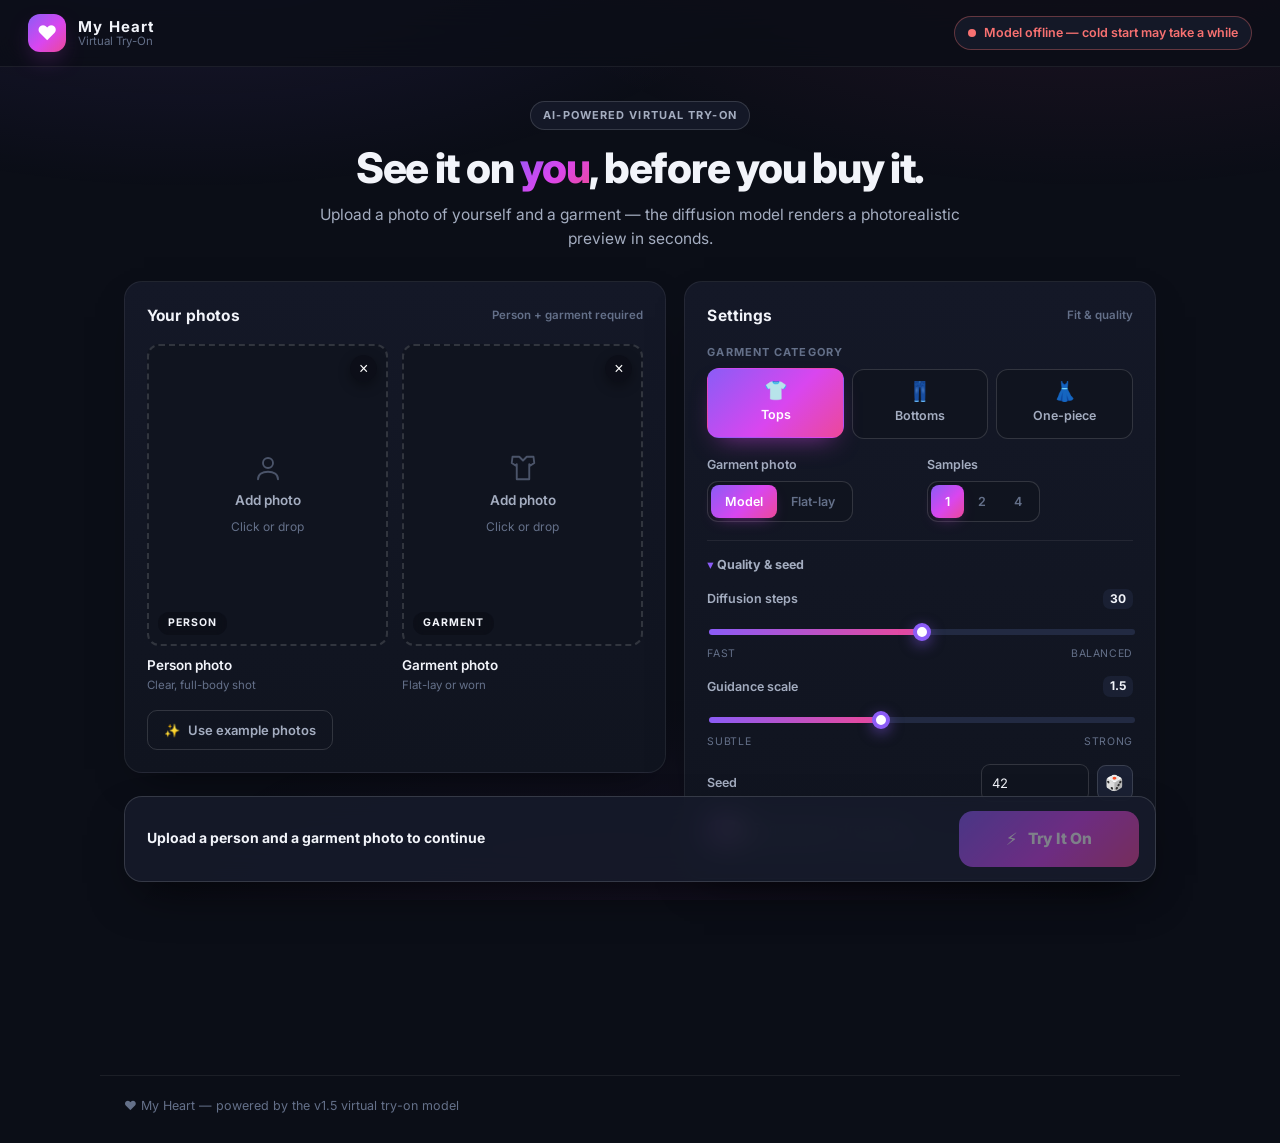
<file: hf-space-gateway/index.html>
<!DOCTYPE html>
<html lang="en">
<head>
  <meta charset="UTF-8">
  <meta name="viewport" content="width=device-width, initial-scale=1.0">
  <title>My Heart — Virtual Try-On</title>
  <meta name="description" content="My Heart — virtual try-on. Upload a person photo and a garment, see a photorealistic result.">
  <link rel="icon" href="data:image/svg+xml,<svg xmlns='http://www.w3.org/2000/svg' viewBox='0 0 100 100'><text y='.9em' font-size='90'>👗</text></svg>">
  <link rel="preconnect" href="https://fonts.googleapis.com">
  <link rel="preconnect" href="https://fonts.gstatic.com" crossorigin>
  <link href="https://fonts.googleapis.com/css2?family=Inter:wght@400;500;600;700;800&display=swap" rel="stylesheet">
  <link rel="stylesheet" href="styles.css?v=4">
</head>
<body>
  <div class="bg-glow" aria-hidden="true"></div>

  <header class="topbar">
    <a class="brand" href="/">
      <span class="brand-mark" aria-hidden="true">♥</span>
      <span class="brand-text">
        <strong>My Heart</strong>
        <span>Virtual Try-On</span>
      </span>
    </a>
    <div class="topbar-right">
      <div id="status-chip" class="chip chip-loading">
        <span class="dot" aria-hidden="true"></span>
        <span id="status-text">Connecting…</span>
      </div>
    </div>
  </header>

  <main class="page">
    <section class="hero">
      <span class="hero-badge">AI-powered virtual try-on</span>
      <h1>See it on <em>you</em>, before you buy it.</h1>
      <p>Upload a photo of yourself and a garment — the diffusion model renders a
      photorealistic preview in seconds.</p>
    </section>

    <section class="studio">
      <!-- Inputs -->
      <div class="card inputs-card">
        <div class="card-head">
          <h2>Your photos</h2>
          <span class="card-hint" id="input-hint">Person + garment required</span>
        </div>
        <div class="upload-grid">
          <div class="upload-tile" id="person-zone" tabindex="0" role="button" aria-label="Upload person photo">
            <input type="file" id="person-input" accept="image/*" hidden>
            <div class="upload-slot">
              <div class="zone-placeholder" id="person-placeholder">
                <svg viewBox="0 0 24 24" width="30" height="30" fill="none" stroke="currentColor" stroke-width="1.5" stroke-linecap="round" stroke-linejoin="round" aria-hidden="true">
                  <circle cx="12" cy="8" r="4"></circle>
                  <path d="M4 21c0-4 3.6-6 8-6s8 2 8 6"></path>
                </svg>
                <strong>Add photo</strong>
                <span>Click or drop</span>
              </div>
              <img id="person-preview" class="zone-preview" alt="Person preview" hidden>
              <button class="zone-remove" id="person-remove" hidden title="Remove photo" aria-label="Remove person photo">&times;</button>
              <span class="zone-tag">Person</span>
            </div>
            <div class="upload-caption">
              <span>Person photo</span>
              <small>Clear, full-body shot</small>
            </div>
          </div>

          <div class="upload-tile" id="garment-zone" tabindex="0" role="button" aria-label="Upload garment photo">
            <input type="file" id="garment-input" accept="image/*" hidden>
            <div class="upload-slot">
              <div class="zone-placeholder" id="garment-placeholder">
                <svg viewBox="0 0 24 24" width="30" height="30" fill="none" stroke="currentColor" stroke-width="1.5" stroke-linecap="round" stroke-linejoin="round" aria-hidden="true">
                  <path d="M20.4 3H15l-3 3-3-3H3.6L3 8l3 2 1-1v12h10V9l1 1 3-2-.6-5z"></path>
                </svg>
                <strong>Add photo</strong>
                <span>Click or drop</span>
              </div>
              <img id="garment-preview" class="zone-preview" alt="Garment preview" hidden>
              <button class="zone-remove" id="garment-remove" hidden title="Remove photo" aria-label="Remove garment photo">&times;</button>
              <span class="zone-tag">Garment</span>
            </div>
            <div class="upload-caption">
              <span>Garment photo</span>
              <small>Flat-lay or worn</small>
            </div>
          </div>
        </div>
        <button class="ghost-btn" id="load-example" type="button">
          <span aria-hidden="true">✨</span> Use example photos
        </button>
      </div>

      <!-- Settings -->
      <div class="card settings-card">
        <div class="card-head">
          <h2>Settings</h2>
          <span class="card-hint">Fit & quality</span>
        </div>

        <label class="field-label" for="category-pills">Garment category</label>
        <div class="pills" id="category-pills">
          <button class="pill active" data-value="tops" type="button">
            <span class="pill-emoji" aria-hidden="true">👕</span>
            <span>Tops</span>
          </button>
          <button class="pill" data-value="bottoms" type="button">
            <span class="pill-emoji" aria-hidden="true">👖</span>
            <span>Bottoms</span>
          </button>
          <button class="pill" data-value="one-pieces" type="button">
            <span class="pill-emoji" aria-hidden="true">👗</span>
            <span>One-piece</span>
          </button>
        </div>

        <div class="opt-grid">
          <div class="opt-col">
            <label class="opt-label" for="photo-type-seg">Garment photo</label>
            <div class="seg" id="photo-type-seg">
              <button class="seg-btn active" data-value="model" type="button">Model</button>
              <button class="seg-btn" data-value="flat-lay" type="button">Flat-lay</button>
            </div>
          </div>
          <div class="opt-col">
            <label class="opt-label" for="samples-seg">Samples</label>
            <div class="seg" id="samples-seg">
              <button class="seg-btn active" data-value="1" type="button">1</button>
              <button class="seg-btn" data-value="2" type="button">2</button>
              <button class="seg-btn" data-value="4" type="button">4</button>
            </div>
          </div>
        </div>

        <details class="advanced" open>
          <summary>Quality & seed</summary>

          <div class="opt-slider">
            <label class="opt-label" for="steps-range">Diffusion steps <output id="steps-out" for="steps-range">30</output></label>
            <input type="range" id="steps-range" min="10" max="30" step="1" value="20">
            <div class="range-hints"><span>Fast</span><span>Balanced</span></div>
          </div>

          <div class="opt-slider">
            <label class="opt-label" for="guidance-range">Guidance scale <output id="guidance-out" for="guidance-range">1.5</output></label>
            <input type="range" id="guidance-range" min="0.5" max="3" step="0.1" value="1.5">
            <div class="range-hints"><span>Subtle</span><span>Strong</span></div>
          </div>

          <div class="opt-slider seed-row">
            <label class="opt-label" for="seed-input">Seed</label>
            <div class="seed-wrap">
              <input type="number" id="seed-input" value="42" min="0" step="1" aria-label="Seed">
              <button class="mini-btn" id="seed-random" type="button" title="Random seed" aria-label="Random seed">🎲</button>
            </div>
          </div>

          <label class="switch-row">
            <input type="checkbox" id="seg-free" checked>
            <span class="switch" aria-hidden="true"></span>
            <span class="switch-text">
              Segmentation-free mode
              <small>Recommended — preserves body features and natural garment volume.</small>
            </span>
          </label>
        </details>
      </div>
    </section>

    <!-- Sticky action bar -->
    <div class="actionbar" id="actionbar">
      <div class="actionbar-info">
        <div class="actionbar-state" id="actionbar-state">Upload photos to get started</div>
        <div class="actionbar-meta" id="actionbar-meta"></div>
        <div id="progress" class="progress hidden">
          <div class="spinner" aria-hidden="true"></div>
          <span id="progress-text">Generating…</span>
        </div>
      </div>
      <button class="primary-btn" id="tryon-btn" disabled type="button">
        <span class="btn-icon" aria-hidden="true">⚡</span>
        <span id="tryon-label">Try It On</span>
      </button>
    </div>

    <!-- Results -->
    <section id="results" class="results hidden">
      <div class="results-head">
        <h2>Results</h2>
        <div class="results-actions">
          <span id="results-meta" class="results-meta"></span>
          <button class="ghost-btn" id="try-again-btn" type="button">↻ New variation</button>
        </div>
      </div>
      <div id="results-grid" class="results-grid"></div>
      <p class="results-note">
        Drag the divider to compare the original photo with the generated result. AI-generated
        images can have imperfections — try more diffusion steps or a new seed for a different variation.
      </p>
    </section>
  </main>

  <footer class="footer">
    <span>♥ My Heart — powered by the v1.5 virtual try-on model</span>
    <span id="server-info"></span>
  </footer>

  <div id="toast" class="toast hidden" role="alert"></div>

  <script type="module" src="app.js"></script>
</body>
</html>
</file>
<file: hf-space-gateway/styles.css>
/* ============================================================
   My Heart — Virtual Try-On design system
   ============================================================ */

:root {
  --bg: #0b0e17;
  --bg-soft: #10141f;
  --surface: #141827;
  --surface-2: #1a2033;
  --surface-3: #222a42;
  --border: rgba(255, 255, 255, 0.07);
  --border-strong: rgba(255, 255, 255, 0.14);
  --text: #f2f4fa;
  --text-dim: #a4adc0;
  --text-faint: #647089;
  --accent: #8b5cf6;
  --accent-2: #ec4899;
  --accent-grad: linear-gradient(135deg, #8b5cf6 0%, #d946ef 55%, #ec4899 100%);
  --green: #34d399;
  --red: #f87171;
  --amber: #fbbf24;
  --radius: 18px;
  --radius-sm: 12px;
  --shadow-lg: 0 24px 60px -24px rgba(0, 0, 0, 0.7);
  --shadow-md: 0 16px 40px -20px rgba(0, 0, 0, 0.6);
  --font: "Inter", ui-sans-serif, system-ui, -apple-system, "Segoe UI", Roboto,
    "Helvetica Neue", Arial, sans-serif;
}

* { box-sizing: border-box; }

html { scroll-behavior: smooth; }

body {
  margin: 0;
  font-family: var(--font);
  color: var(--text);
  background: var(--bg);
  line-height: 1.55;
  min-height: 100vh;
  -webkit-font-smoothing: antialiased;
}

::selection { background: rgba(139, 92, 246, 0.4); }

.bg-glow {
  position: fixed;
  inset: 0;
  pointer-events: none;
  z-index: 0;
  background:
    radial-gradient(1000px 480px at 15% -12%, rgba(139, 92, 246, 0.14), transparent 62%),
    radial-gradient(1000px 480px at 85% -12%, rgba(236, 72, 153, 0.11), transparent 62%),
    radial-gradient(900px 500px at 50% 110%, rgba(217, 70, 239, 0.06), transparent 60%);
}

/* ---------- top bar ---------- */

.topbar {
  position: sticky;
  top: 0;
  z-index: 60;
  display: flex;
  align-items: center;
  justify-content: space-between;
  padding: 14px 28px;
  background: rgba(11, 14, 23, 0.78);
  backdrop-filter: blur(16px);
  -webkit-backdrop-filter: blur(16px);
  border-bottom: 1px solid var(--border);
}

.brand {
  display: flex;
  align-items: center;
  gap: 12px;
  text-decoration: none;
  color: inherit;
}

.brand-mark {
  display: grid;
  place-items: center;
  width: 38px;
  height: 38px;
  border-radius: 12px;
  background: var(--accent-grad);
  color: #fff;
  font-weight: 800;
  font-size: 20px;
  letter-spacing: -0.5px;
  box-shadow: 0 10px 26px -10px rgba(217, 70, 239, 0.6);
}

.brand-text { display: flex; flex-direction: column; line-height: 1.15; }
.brand-text strong { font-size: 15px; letter-spacing: 0.08em; font-weight: 700; }
.brand-text span { font-size: 11.5px; color: var(--text-faint); }

.chip {
  display: inline-flex;
  align-items: center;
  gap: 8px;
  padding: 6px 13px;
  border-radius: 999px;
  font-size: 12.5px;
  font-weight: 600;
  border: 1px solid var(--border-strong);
  background: var(--surface);
  color: var(--text-dim);
}

.chip .dot { width: 8px; height: 8px; border-radius: 50%; background: var(--text-faint); }
.chip-loading .dot { background: var(--amber); animation: pulse 1.2s ease-in-out infinite; }
.chip-ready .dot { background: var(--green); }
.chip-error .dot { background: var(--red); }
.chip-ready { color: var(--green); border-color: rgba(52, 211, 153, 0.35); }
.chip-error { color: var(--red); border-color: rgba(248, 113, 113, 0.35); }

@keyframes pulse {
  0%, 100% { opacity: 1; }
  50% { opacity: 0.35; }
}

/* ---------- page ---------- */

.page {
  position: relative;
  z-index: 1;
  max-width: 1080px;
  margin: 0 auto;
  padding: 34px 24px 90px;
}

.hero {
  text-align: center;
  max-width: 640px;
  margin: 0 auto 30px;
}

.hero-badge {
  display: inline-block;
  padding: 5px 12px;
  margin-bottom: 14px;
  border-radius: 999px;
  font-size: 11px;
  font-weight: 700;
  letter-spacing: 0.1em;
  text-transform: uppercase;
  color: var(--text-dim);
  border: 1px solid var(--border-strong);
  background: var(--surface);
}

.hero h1 {
  font-size: clamp(28px, 4vw, 42px);
  line-height: 1.12;
  letter-spacing: -0.03em;
  margin: 0 0 12px;
  font-weight: 800;
}

.hero h1 em {
  font-style: normal;
  background: var(--accent-grad);
  -webkit-background-clip: text;
  background-clip: text;
  color: transparent;
}

.hero p {
  color: var(--text-dim);
  font-size: 15.5px;
  margin: 0;
}

/* ---------- studio grid ---------- */

.studio {
  display: grid;
  grid-template-columns: 1.15fr 1fr;
  gap: 18px;
  align-items: start;
}

@media (max-width: 900px) {
  .studio { grid-template-columns: 1fr; }
}

.card {
  background: linear-gradient(180deg, var(--surface) 0%, var(--bg-soft) 100%);
  border: 1px solid var(--border);
  border-radius: var(--radius);
  box-shadow: var(--shadow-md);
  padding: 22px;
}

.card-head {
  display: flex;
  align-items: center;
  justify-content: space-between;
  gap: 10px;
  margin-bottom: 16px;
}

.card-head h2 {
  margin: 0;
  font-size: 15.5px;
  font-weight: 700;
  letter-spacing: 0.01em;
}

.card-hint {
  font-size: 11.5px;
  color: var(--text-faint);
  font-weight: 600;
}

.card-hint.ok { color: var(--green); }
.card-hint.warn { color: var(--amber); }

/* ---------- upload tiles ---------- */

.upload-grid {
  display: grid;
  grid-template-columns: 1fr 1fr;
  gap: 14px;
  margin-bottom: 16px;
}

@media (max-width: 480px) {
  .upload-grid { grid-template-columns: 1fr; }
}

.upload-tile {
  display: flex;
  flex-direction: column;
  gap: 9px;
}

.upload-slot {
  position: relative;
  aspect-ratio: 4 / 5;
  border: 2px dashed var(--border-strong);
  border-radius: var(--radius-sm);
  background: var(--bg-soft);
  display: grid;
  place-items: center;
  cursor: pointer;
  overflow: hidden;
  transition: border-color 0.18s ease, background 0.18s ease, transform 0.12s ease;
  user-select: none;
}

.upload-slot:hover,
.upload-tile:hover .upload-slot,
.upload-slot:focus-visible {
  border-color: var(--accent);
  background: rgba(139, 92, 246, 0.06);
}

.upload-tile:focus-visible .upload-slot { outline: none; border-color: var(--accent); }

.upload-slot.dragover {
  border-color: var(--accent-2);
  background: rgba(236, 72, 153, 0.08);
  transform: scale(1.015);
}

.upload-slot.has-image {
  border-style: solid;
  border-color: var(--border);
  cursor: default;
}

.zone-placeholder {
  display: flex;
  flex-direction: column;
  align-items: center;
  gap: 7px;
  color: var(--text-faint);
  text-align: center;
  padding: 16px;
}

.zone-placeholder svg { opacity: 0.7; }
.zone-placeholder strong { color: var(--text-dim); font-size: 13.5px; font-weight: 600; }
.zone-placeholder span { font-size: 12px; }

.zone-preview {
  position: absolute;
  inset: 0;
  width: 100%;
  height: 100%;
  object-fit: cover;
}

.zone-remove {
  position: absolute;
  top: 9px;
  right: 9px;
  width: 27px;
  height: 27px;
  border-radius: 50%;
  border: none;
  background: rgba(11, 14, 23, 0.78);
  color: #fff;
  font-size: 16px;
  line-height: 1;
  cursor: pointer;
  display: grid;
  place-items: center;
  transition: background 0.15s ease;
  box-shadow: 0 4px 12px rgba(0, 0, 0, 0.35);
}

.zone-remove:hover { background: var(--red); }

.zone-tag {
  position: absolute;
  left: 9px;
  bottom: 9px;
  padding: 3px 10px;
  border-radius: 999px;
  background: rgba(11, 14, 23, 0.75);
  color: var(--text);
  font-size: 10.5px;
  font-weight: 700;
  letter-spacing: 0.09em;
  text-transform: uppercase;
  backdrop-filter: blur(6px);
}

.upload-caption {
  display: flex;
  flex-direction: column;
  gap: 1px;
}

.upload-caption span { font-size: 13.5px; font-weight: 600; }
.upload-caption small { font-size: 11.5px; color: var(--text-faint); }

.ghost-btn {
  display: inline-flex;
  align-items: center;
  gap: 8px;
  padding: 9px 16px;
  border-radius: 10px;
  border: 1px solid var(--border-strong);
  background: transparent;
  color: var(--text-dim);
  font: inherit;
  font-size: 13px;
  font-weight: 600;
  cursor: pointer;
  transition: all 0.15s ease;
}

.ghost-btn:hover {
  color: var(--text);
  border-color: var(--accent);
  background: rgba(139, 92, 246, 0.08);
}

/* ---------- settings controls ---------- */

.field-label {
  display: block;
  font-size: 11px;
  font-weight: 700;
  letter-spacing: 0.1em;
  text-transform: uppercase;
  color: var(--text-faint);
  margin: 16px 0 8px;
}

.pills {
  display: grid;
  grid-template-columns: repeat(3, 1fr);
  gap: 8px;
}

.pill {
  display: flex;
  flex-direction: column;
  align-items: center;
  gap: 5px;
  padding: 12px 6px;
  border-radius: var(--radius-sm);
  border: 1px solid var(--border-strong);
  background: var(--bg-soft);
  color: var(--text-dim);
  font: inherit;
  font-size: 12.5px;
  font-weight: 600;
  cursor: pointer;
  transition: all 0.16s ease;
}

.pill-emoji { font-size: 19px; line-height: 1; }

.pill:hover { border-color: var(--accent); color: var(--text); transform: translateY(-1px); }

.pill.active {
  border-color: transparent;
  background: var(--accent-grad);
  color: #fff;
  box-shadow: 0 12px 26px -12px rgba(217, 70, 239, 0.55);
  transform: translateY(-1px);
}

.opt-grid {
  display: grid;
  grid-template-columns: 1fr 1fr;
  gap: 14px;
  margin-top: 16px;
}

.opt-col {
  display: flex;
  flex-direction: column;
  gap: 7px;
}

.opt-label {
  font-size: 12.5px;
  color: var(--text-dim);
  font-weight: 600;
}

.seg {
  display: inline-flex;
  padding: 3px;
  border-radius: 11px;
  background: var(--bg-soft);
  border: 1px solid var(--border-strong);
  width: fit-content;
}

.seg-btn {
  border: none;
  background: transparent;
  color: var(--text-faint);
  font: inherit;
  font-size: 12.5px;
  font-weight: 600;
  padding: 7px 14px;
  border-radius: 8px;
  cursor: pointer;
  transition: all 0.15s ease;
}

.seg-btn.active {
  background: var(--accent-grad);
  color: #fff;
  box-shadow: 0 6px 16px -8px rgba(217, 70, 239, 0.6);
}

.advanced {
  margin-top: 18px;
  border-top: 1px solid var(--border);
  padding-top: 14px;
}

.advanced summary {
  cursor: pointer;
  font-size: 12.5px;
  font-weight: 700;
  color: var(--text-dim);
  user-select: none;
  list-style: none;
  transition: color 0.15s ease;
}

.advanced summary::-webkit-details-marker { display: none; }
.advanced summary::before { content: "▸ "; color: var(--accent); }
.advanced[open] summary::before { content: "▾ "; }
.advanced summary:hover { color: var(--text); }

.opt-slider {
  margin: 14px 0 2px;
}

.opt-slider .opt-label {
  display: flex;
  align-items: center;
  justify-content: space-between;
  margin-bottom: 8px;
}

.opt-slider output {
  display: inline-block;
  min-width: 30px;
  text-align: center;
  padding: 1px 7px;
  border-radius: 7px;
  background: var(--surface-2);
  color: var(--text);
  font-weight: 700;
  font-size: 12px;
}

input[type="range"] {
  -webkit-appearance: none;
  appearance: none;
  width: 100%;
  height: 6px;
  border-radius: 999px;
  background: linear-gradient(90deg, var(--accent) 0%, var(--accent-2) var(--fill, 30%), var(--surface-3) var(--fill, 30%));
  outline: none;
  cursor: pointer;
}

input[type="range"]::-webkit-slider-thumb {
  -webkit-appearance: none;
  appearance: none;
  width: 18px;
  height: 18px;
  border-radius: 50%;
  background: #fff;
  border: 4px solid var(--accent);
  box-shadow: 0 4px 14px rgba(139, 92, 246, 0.5);
  transition: transform 0.12s ease;
}

input[type="range"]::-webkit-slider-thumb:hover { transform: scale(1.15); }
input[type="range"]::-moz-range-thumb {
  width: 18px;
  height: 18px;
  border-radius: 50%;
  background: #fff;
  border: 4px solid var(--accent);
  box-shadow: 0 4px 14px rgba(139, 92, 246, 0.5);
}

.range-hints {
  display: flex;
  justify-content: space-between;
  margin-top: 4px;
  font-size: 10.5px;
  color: var(--text-faint);
  text-transform: uppercase;
  letter-spacing: 0.06em;
}

.seed-row {
  display: flex;
  align-items: center;
  justify-content: space-between;
  gap: 12px;
}

.seed-row .opt-label { margin-bottom: 0; }

.seed-wrap {
  display: flex;
  gap: 8px;
  align-items: center;
}

.seed-wrap input {
  width: 108px;
  padding: 8px 10px;
  border-radius: 9px;
  border: 1px solid var(--border-strong);
  background: var(--bg-soft);
  color: var(--text);
  font: inherit;
  font-size: 13px;
}

.seed-wrap input:focus {
  outline: none;
  border-color: var(--accent);
  box-shadow: 0 0 0 3px rgba(139, 92, 246, 0.18);
}

.mini-btn {
  width: 36px;
  height: 36px;
  border-radius: 9px;
  border: 1px solid var(--border-strong);
  background: var(--surface-2);
  color: var(--text);
  font-size: 15px;
  cursor: pointer;
  transition: border-color 0.15s ease, transform 0.1s ease;
}

.mini-btn:hover {
  border-color: var(--accent);
  transform: rotate(18deg);
}

.switch-row {
  display: flex;
  align-items: flex-start;
  gap: 10px;
  margin-top: 16px;
  cursor: pointer;
  font-size: 13px;
  color: var(--text-dim);
}

.switch-row input { position: absolute; opacity: 0; pointer-events: none; }

.switch {
  flex: none;
  width: 36px;
  height: 20px;
  border-radius: 999px;
  background: var(--surface-3);
  position: relative;
  transition: background 0.18s ease;
  margin-top: 2px;
}

.switch::after {
  content: "";
  position: absolute;
  top: 2px;
  left: 2px;
  width: 16px;
  height: 16px;
  border-radius: 50%;
  background: #fff;
  transition: transform 0.18s ease;
}

.switch-row input:checked + .switch { background: var(--accent-grad); }
.switch-row input:checked + .switch::after { transform: translateX(16px); }

.switch-text { display: flex; flex-direction: column; }
.switch-text small { color: var(--text-faint); font-size: 11px; margin-top: 2px; line-height: 1.4; }

/* ---------- sticky action bar ---------- */

.actionbar {
  position: sticky;
  bottom: 18px;
  z-index: 50;
  display: flex;
  align-items: center;
  justify-content: space-between;
  gap: 16px;
  margin-top: 20px;
  padding: 14px 16px 14px 22px;
  border-radius: 18px;
  background: rgba(22, 27, 43, 0.88);
  border: 1px solid var(--border-strong);
  box-shadow: 0 20px 50px -18px rgba(0, 0, 0, 0.75);
  backdrop-filter: blur(16px);
  -webkit-backdrop-filter: blur(16px);
}

.actionbar-info {
  display: flex;
  flex-direction: column;
  gap: 2px;
  min-width: 0;
  flex: 1;
}

.actionbar-state {
  font-size: 14px;
  font-weight: 700;
  color: var(--text);
  white-space: nowrap;
  overflow: hidden;
  text-overflow: ellipsis;
}

.actionbar-meta {
  font-size: 12px;
  color: var(--text-faint);
  white-space: nowrap;
  overflow: hidden;
  text-overflow: ellipsis;
}

.primary-btn {
  flex: none;
  display: inline-flex;
  align-items: center;
  justify-content: center;
  gap: 10px;
  padding: 15px 30px;
  border: none;
  border-radius: 14px;
  background: var(--accent-grad);
  color: #fff;
  font: inherit;
  font-size: 15.5px;
  font-weight: 800;
  letter-spacing: 0.01em;
  cursor: pointer;
  box-shadow: 0 16px 38px -14px rgba(217, 70, 239, 0.55);
  transition: transform 0.12s ease, box-shadow 0.15s ease, filter 0.15s ease, opacity 0.15s ease;
  min-width: 180px;
}

.primary-btn:hover:not(:disabled) {
  transform: translateY(-1px);
  filter: brightness(1.07);
  box-shadow: 0 20px 44px -14px rgba(217, 70, 239, 0.65);
}

.primary-btn:active:not(:disabled) { transform: translateY(0); }

.primary-btn:disabled {
  opacity: 0.45;
  cursor: not-allowed;
  box-shadow: none;
}

.btn-icon { font-size: 17px; }

/* ---------- progress ---------- */

.progress {
  display: flex;
  align-items: center;
  gap: 10px;
  margin-top: 6px;
  font-size: 12.5px;
  font-weight: 600;
  color: var(--text-dim);
}

.progress.hidden,
.hidden { display: none !important; }

.spinner {
  flex: none;
  width: 18px;
  height: 18px;
  border-radius: 50%;
  border: 2.5px solid var(--surface-3);
  border-top-color: var(--accent-2);
  animation: spin 0.8s linear infinite;
}

@keyframes spin {
  to { transform: rotate(360deg); }
}

@media (max-width: 640px) {
  .actionbar {
    position: sticky;
    bottom: 0;
    margin: 20px -24px -90px;
    border-radius: 18px 18px 0 0;
    border-left: none;
    border-right: none;
    border-bottom: none;
    flex-direction: column;
    align-items: stretch;
    gap: 12px;
    padding: 16px;
  }

  .primary-btn { width: 100%; min-width: 0; }
}

/* ---------- results + comparison slider ---------- */

.results { margin-top: 34px; }

.results-head {
  display: flex;
  align-items: center;
  justify-content: space-between;
  gap: 12px;
  flex-wrap: wrap;
  margin-bottom: 16px;
}

.results-head h2 {
  margin: 0;
  font-size: 19px;
  font-weight: 800;
  letter-spacing: -0.01em;
}

.results-actions {
  display: flex;
  align-items: center;
  gap: 12px;
  flex-wrap: wrap;
}

.results-meta {
  font-size: 12px;
  color: var(--text-faint);
}

.results-grid {
  display: grid;
  grid-template-columns: repeat(auto-fill, minmax(320px, 1fr));
  gap: 18px;
}

.result-card {
  background: linear-gradient(180deg, var(--surface) 0%, var(--bg-soft) 100%);
  border: 1px solid var(--border);
  border-radius: var(--radius);
  overflow: hidden;
  box-shadow: var(--shadow-md);
  animation: rise 0.35s ease both;
}

@keyframes rise {
  from { opacity: 0; transform: translateY(12px); }
  to { opacity: 1; transform: translateY(0); }
}

/* compare slider */
.compare-wrap {
  position: relative;
  aspect-ratio: 2 / 3;
  background: var(--bg-soft);
  touch-action: none;
  cursor: ew-resize;
  overflow: hidden;
}

.compare-wrap img {
  position: absolute;
  inset: 0;
  width: 100%;
  height: 100%;
  object-fit: cover;
  display: block;
  pointer-events: none;
  user-select: none;
  -webkit-user-drag: none;
}

.compare-before {
  z-index: 2;
  will-change: clip-path;
}

.compare-handle {
  position: absolute;
  top: 0;
  bottom: 0;
  z-index: 3;
  width: 3px;
  transform: translateX(-50%);
  background: rgba(255, 255, 255, 0.9);
  box-shadow: 0 0 0 1px rgba(0, 0, 0, 0.25), 0 0 20px rgba(0, 0, 0, 0.35);
  pointer-events: none;
}

.compare-handle::after {
  content: "";
  position: absolute;
  top: 50%;
  left: 50%;
  transform: translate(-50%, -50%);
  width: 44px;
  height: 44px;
  border-radius: 50%;
  background: var(--surface-2);
  border: 2px solid rgba(255, 255, 255, 0.95);
  box-shadow: 0 6px 20px rgba(0, 0, 0, 0.45);
}

.compare-handle::before {
  content: "⇆";
  position: absolute;
  top: 50%;
  left: 50%;
  transform: translate(-50%, -50%);
  z-index: 1;
  font-size: 17px;
  line-height: 1;
  color: #fff;
}

.compare-label {
  position: absolute;
  top: 10px;
  z-index: 4;
  padding: 4px 11px;
  border-radius: 999px;
  font-size: 10.5px;
  font-weight: 700;
  letter-spacing: 0.08em;
  text-transform: uppercase;
  background: rgba(11, 14, 23, 0.72);
  color: var(--text);
  backdrop-filter: blur(6px);
  pointer-events: none;
}

.compare-label.original { left: 10px; }
.compare-label.tryon {
  right: 10px;
  color: #fff;
  background: linear-gradient(135deg, rgba(139, 92, 246, 0.85), rgba(236, 72, 153, 0.85));
}

.result-body {
  display: flex;
  align-items: center;
  justify-content: space-between;
  gap: 10px;
  padding: 12px 14px;
}

.result-body strong {
  font-size: 13px;
  color: var(--text-dim);
  font-weight: 700;
}

.result-actions {
  display: flex;
  gap: 8px;
}

.download-btn {
  display: inline-flex;
  align-items: center;
  gap: 6px;
  padding: 7px 13px;
  border-radius: 9px;
  border: 1px solid var(--border-strong);
  background: var(--bg-soft);
  color: var(--text);
  font: inherit;
  font-size: 12.5px;
  font-weight: 700;
  text-decoration: none;
  cursor: pointer;
  transition: all 0.15s ease;
}

.download-btn:hover {
  border-color: var(--accent);
  color: var(--accent);
}

.results-note {
  margin: 18px 0 0;
  font-size: 12.5px;
  color: var(--text-faint);
  text-align: center;
}

/* ---------- footer ---------- */

.footer {
  position: relative;
  z-index: 1;
  display: flex;
  align-items: center;
  justify-content: space-between;
  gap: 12px;
  flex-wrap: wrap;
  max-width: 1080px;
  margin: 0 auto;
  padding: 20px 24px 28px;
  border-top: 1px solid var(--border);
  font-size: 12.5px;
  color: var(--text-faint);
}

.footer a { color: var(--text-dim); text-decoration: none; }
.footer a:hover { color: var(--accent); text-decoration: underline; }

/* ---------- toast ---------- */

.toast {
  position: fixed;
  bottom: 90px;
  left: 50%;
  transform: translateX(-50%);
  z-index: 100;
  max-width: min(520px, calc(100vw - 40px));
  padding: 13px 18px;
  border-radius: var(--radius-sm);
  background: var(--surface-2);
  border: 1px solid var(--border-strong);
  color: var(--text);
  font-size: 14px;
  font-weight: 600;
  box-shadow: var(--shadow-lg);
  animation: rise 0.25s ease both;
}

.toast.error { border-color: rgba(248, 113, 113, 0.5); color: #fecaca; }
.toast.success { border-color: rgba(52, 211, 153, 0.5); color: #a7f3d0; }
</file>
